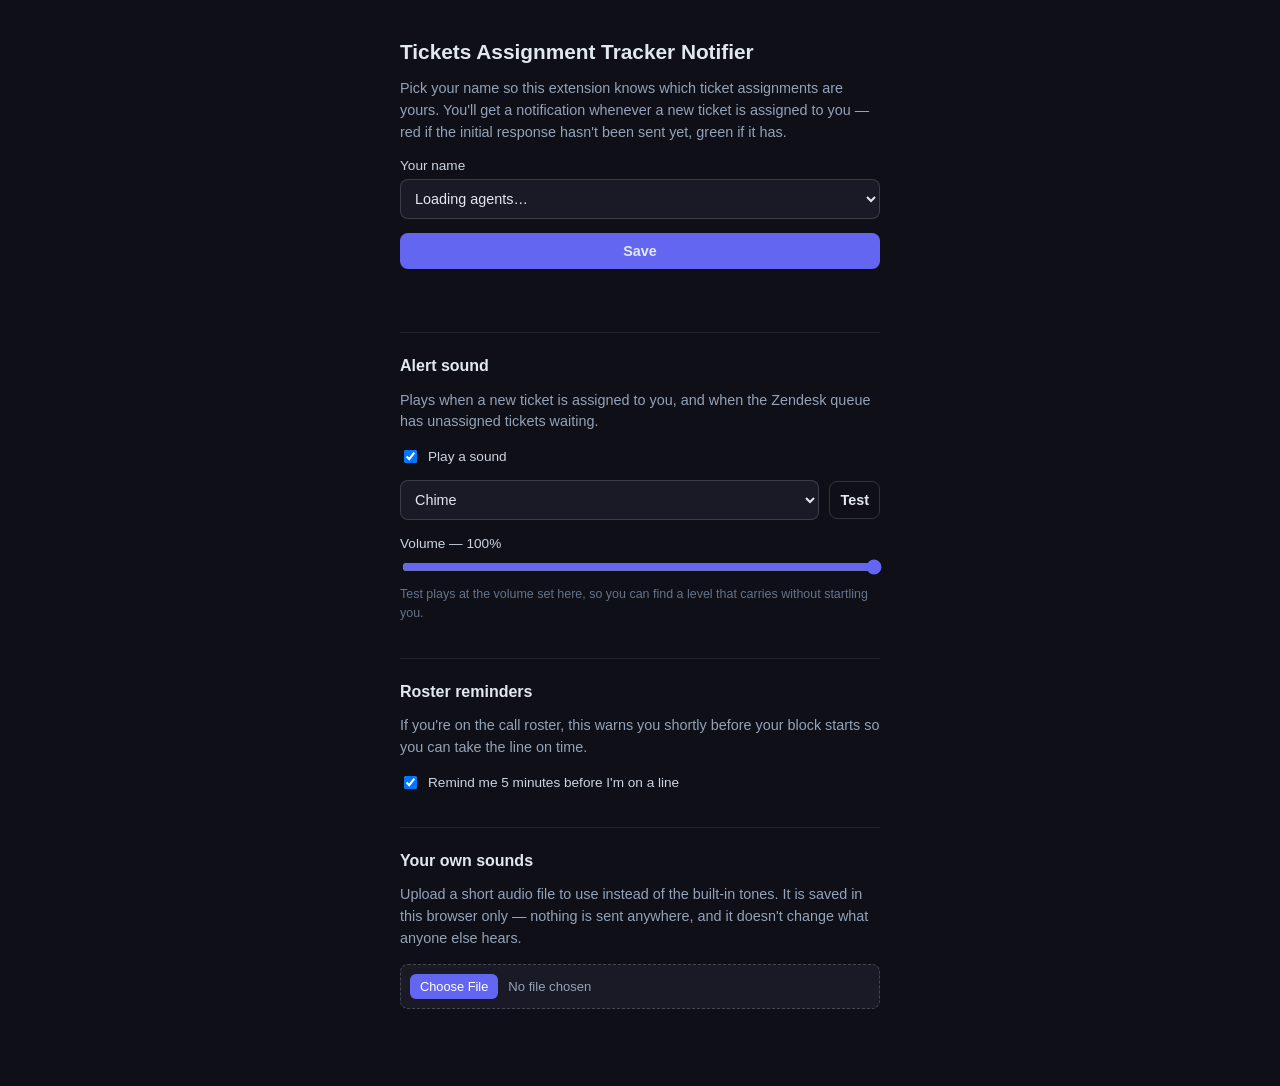
<file: browser-extension/options.html>
<!doctype html>
<html>
<head>
<meta charset="utf-8">
<title>Tracker Notifier — Setup</title>
<style>
    body { font-family: -apple-system, Segoe UI, Roboto, sans-serif; background: #0f0f17; color: #e2e8f0; max-width: 480px; margin: 40px auto; padding: 0 20px; }
    h1 { font-size: 1.3rem; }
    h2 { font-size: 1rem; margin-top: 2.2rem; border-top: 1px solid rgba(255,255,255,0.08); padding-top: 1.5rem; }
    p { color: #94a3b8; font-size: 0.9rem; line-height: 1.5; }
    label { display: block; font-size: 0.85rem; margin-bottom: 6px; color: #cbd5e1; }
    select, button { width: 100%; padding: 10px; font-size: 0.9rem; border-radius: 8px; border: 1px solid rgba(255,255,255,0.15); background: #1a1a26; color: #e2e8f0; box-sizing: border-box; }
    select { margin-bottom: 14px; }
    button { background: #6366f1; border: none; cursor: pointer; font-weight: 600; }
    button:hover { background: #4f46e5; }
    .row { display: flex; gap: 10px; align-items: center; }
    .row select { flex: 1; margin-bottom: 0; }
    .row button { width: auto; flex-shrink: 0; background: transparent; border: 1px solid rgba(255,255,255,0.15); }
    .row button:hover { background: rgba(255,255,255,0.06); }
    .checkbox-row { display: flex; align-items: center; gap: 8px; margin-bottom: 14px; }
    .checkbox-row input { width: auto; }
    .checkbox-row label { margin-bottom: 0; }
    .hint { font-size: 0.78rem; color: #64748b; margin-top: 6px; }
    input[type="range"] { width: 100%; accent-color: #6366f1; padding: 0; background: transparent; border: none; }
    input[type="file"] { width: 100%; padding: 9px; font-size: 0.82rem; border-radius: 8px; border: 1px dashed rgba(255,255,255,0.2); background: #1a1a26; color: #94a3b8; box-sizing: border-box; cursor: pointer; }
    input[type="file"]::file-selector-button { background: #6366f1; color: #fff; border: none; border-radius: 6px; padding: 5px 10px; margin-right: 10px; font-size: 0.8rem; cursor: pointer; }
    #sound-upload-status { margin-top: 10px; font-size: 0.82rem; min-height: 1.2em; color: #10b981; }
    #sound-upload-status.error { color: #f43f5e; }
    #custom-sound-list { margin-top: 12px; display: flex; flex-direction: column; gap: 8px; }
    .custom-sound { display: flex; align-items: center; gap: 10px; background: #1a1a26; border: 1px solid rgba(255,255,255,0.1); border-radius: 8px; padding: 8px 10px; }
    .custom-sound-name { flex: 1; font-size: 0.85rem; overflow: hidden; text-overflow: ellipsis; white-space: nowrap; }
    .custom-sound-size { font-size: 0.72rem; color: #64748b; flex-shrink: 0; }
    .custom-sound button { width: auto; flex-shrink: 0; background: transparent; border: 1px solid rgba(255,255,255,0.15); padding: 4px 9px; font-size: 0.75rem; font-weight: 500; }
    .custom-sound button:hover { background: rgba(255,255,255,0.06); }
    .custom-sound button.danger { color: #f43f5e; border-color: rgba(244,63,94,0.35); }
    .custom-sound button.danger:hover { background: rgba(244,63,94,0.12); }
    .custom-sound.in-use { border-color: rgba(99,102,241,0.6); }
    .custom-sound-tag { font-size: 0.68rem; text-transform: uppercase; letter-spacing: 0.04em; color: #a5b4fc; flex-shrink: 0; }
    .storage-note { font-size: 0.75rem; color: #64748b; margin-top: 10px; }
    #status { margin-top: 12px; font-size: 0.85rem; color: #10b981; min-height: 1.2em; }
    #status.error { color: #f43f5e; }
</style>
</head>
<body>
    <h1>Tickets Assignment Tracker Notifier</h1>
    <p>Pick your name so this extension knows which ticket assignments are yours. You'll get a notification whenever a new ticket is assigned to you — red if the initial response hasn't been sent yet, green if it has.</p>
    <label for="agent-select">Your name</label>
    <select id="agent-select"><option value="">Loading agents…</option></select>
    <button id="btn-save">Save</button>
    <div id="status"></div>

    <h2>Alert sound</h2>
    <p>Plays when a new ticket is assigned to you, and when the Zendesk queue has unassigned tickets waiting.</p>
    <div class="checkbox-row">
        <input type="checkbox" id="sound-enabled" checked>
        <label for="sound-enabled">Play a sound</label>
    </div>
    <div class="row">
        <select id="sound-select">
            <option value="chime">Chime</option>
            <option value="ping">Ping</option>
            <option value="bell">Bell</option>
        </select>
        <button id="btn-test-sound" type="button">Test</button>
    </div>

    <label for="sound-volume" style="margin-top: 16px;">Volume &mdash; <span id="sound-volume-label">100%</span></label>
    <input type="range" id="sound-volume" min="0" max="100" step="5" value="100">
    <p class="hint">Test plays at the volume set here, so you can find a level that carries without startling you.</p>


    <h2>Roster reminders</h2>
    <p>If you're on the call roster, this warns you shortly before your block starts so you can take the line on time.</p>
    <div class="checkbox-row">
        <input type="checkbox" id="roster-alerts-enabled" checked>
        <label for="roster-alerts-enabled">Remind me 5 minutes before I'm on a line</label>
    </div>
    <h2>Your own sounds</h2>
    <p>Upload a short audio file to use instead of the built-in tones. It is saved in this browser only &mdash; nothing is sent anywhere, and it doesn't change what anyone else hears.</p>
    <div class="row">
        <input type="file" id="sound-upload" accept="audio/*">
    </div>
    <div id="sound-upload-status"></div>
    <div id="custom-sound-list"></div>

    <script src="firestore.js"></script>
    <script src="options.js"></script>
</body>
</html>
</file>
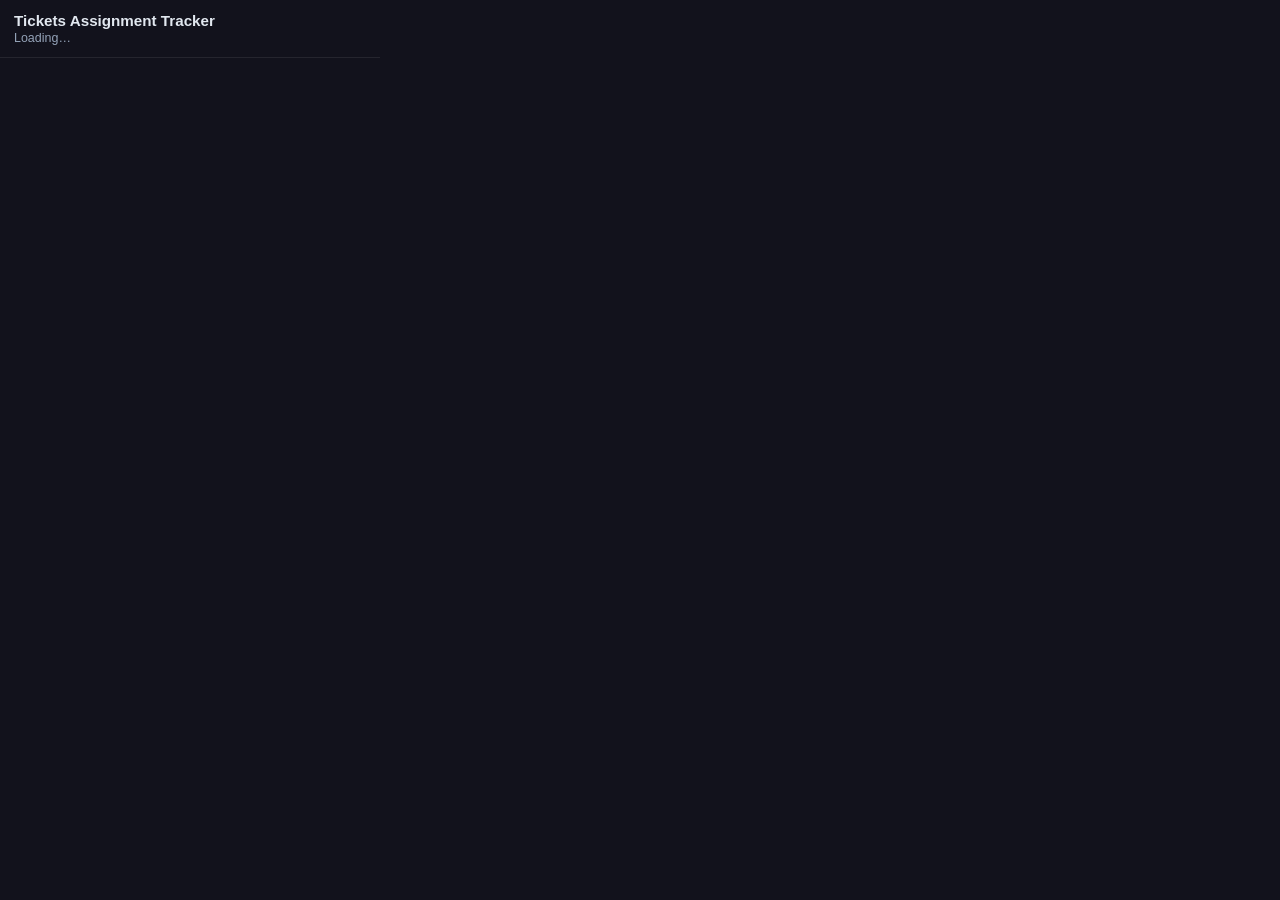
<file: browser-extension/popup.html>
<!doctype html>
<html>
<head>
<meta charset="utf-8">
<title>Tracker Notifier</title>
<style>
    body { width: 380px; margin: 0; font-family: -apple-system, Segoe UI, Roboto, sans-serif; background: #12121c; color: #e2e8f0; }
    .header { padding: 12px 14px; border-bottom: 1px solid rgba(255,255,255,0.08); }
    .header h1 { font-size: 0.95rem; margin: 0 0 2px; font-weight: 700; }
    .header p { font-size: 0.78rem; margin: 0; color: #94a3b8; }
    .header a { color: #a855f7; text-decoration: none; }
    .tabs { display: flex; border-bottom: 1px solid rgba(255,255,255,0.08); }
    .tab-btn { flex: 1; background: transparent; border: none; color: #94a3b8; padding: 9px 6px; font-size: 0.8rem; cursor: pointer; border-bottom: 2px solid transparent; display: flex; align-items: center; justify-content: center; gap: 6px; }
    .tab-btn.active { color: #e2e8f0; border-bottom-color: #6366f1; font-weight: 600; }
    .tab-btn:hover { color: #e2e8f0; }
    .tab-count { background: rgba(255,255,255,0.1); color: #e2e8f0; border-radius: 10px; padding: 0 6px; font-size: 0.68rem; min-width: 16px; text-align: center; }
    .tab-count.red { background: #f43f5e; }
    .actions { display: flex; justify-content: space-between; align-items: center; padding: 8px 14px; gap: 8px; }
    .actions .btn-group { display: flex; gap: 6px; }
    .actions button { background: transparent; border: 1px solid rgba(255,255,255,0.15); color: #e2e8f0; border-radius: 6px; padding: 4px 10px; font-size: 0.75rem; cursor: pointer; white-space: nowrap; }
    .actions button:hover { background: rgba(255,255,255,0.06); }
    #list, #unassigned-list { max-height: 380px; overflow-y: auto; }
    .row { display: flex; flex-direction: column; gap: 3px; padding: 8px 14px; border-bottom: 1px solid rgba(255,255,255,0.05); font-size: 0.82rem; }
    .row.read { opacity: 0.45; }
    .row-top { display: flex; align-items: center; gap: 8px; }
    .dot { width: 9px; height: 9px; border-radius: 50%; flex-shrink: 0; }
    .dot.red { background: #f43f5e; }
    .dot.green { background: #10b981; }
    .row a.ticket-link { color: #e2e8f0; text-decoration: none; flex: 1; overflow: hidden; text-overflow: ellipsis; white-space: nowrap; font-weight: 600; }
    .row a.ticket-link:hover { text-decoration: underline; }
    .row .time { color: #64748b; font-size: 0.72rem; flex-shrink: 0; }
    .row .subject { color: #94a3b8; font-size: 0.75rem; padding-left: 17px; overflow: hidden; text-overflow: ellipsis; white-space: nowrap; }
    .mark-btn { flex-shrink: 0; background: transparent; border: 1px solid rgba(255,255,255,0.15); color: #94a3b8; border-radius: 5px; padding: 2px 7px; font-size: 0.68rem; cursor: pointer; }
    .mark-btn:hover { background: rgba(255,255,255,0.08); color: #e2e8f0; }
    .priority-tag { flex-shrink: 0; font-size: 0.65rem; text-transform: uppercase; font-weight: 700; padding: 1px 6px; border-radius: 4px; }
    .priority-tag.urgent, .priority-tag.high { background: rgba(244,63,94,0.15); color: #f43f5e; }
    .priority-tag.normal { background: rgba(59,130,246,0.15); color: #3b82f6; }
    .priority-tag.low { background: rgba(148,163,184,0.15); color: #94a3b8; }
    .empty, .setup { padding: 24px 14px; text-align: center; color: #94a3b8; font-size: 0.82rem; }
    .setup button { margin-top: 10px; background: #6366f1; color: white; border: none; border-radius: 6px; padding: 8px 14px; font-size: 0.82rem; cursor: pointer; }
    .setup button:hover { background: #4f46e5; }
    .call-status { padding: 12px 14px; border-bottom: 1px solid rgba(255,255,255,0.08); }
    .call-status-label { font-size: 0.68rem; text-transform: uppercase; letter-spacing: 0.05em; font-weight: 700; color: #10b981; display: flex; align-items: center; gap: 6px; }
    .call-status-label.off { color: #94a3b8; }
    .call-status-label.away { color: #f59e0b; }
    .call-status-label::before { content: ''; width: 7px; height: 7px; border-radius: 50%; background: currentColor; box-shadow: 0 0 8px currentColor; }
    .call-status-main { font-size: 1.5rem; font-weight: 700; margin-top: 4px; font-variant-numeric: tabular-nums; }
    .call-status-sub { font-size: 0.75rem; color: #94a3b8; margin-top: 2px; }
    .call-controls { padding: 12px 14px; display: flex; flex-direction: column; gap: 8px; border-bottom: 1px solid rgba(255,255,255,0.08); }
    .call-field { display: flex; flex-direction: column; gap: 4px; }
    .call-field span { font-size: 0.68rem; text-transform: uppercase; letter-spacing: 0.05em; color: #94a3b8; font-weight: 600; }
    .call-field select { padding: 8px; border-radius: 6px; border: 1px solid rgba(255,255,255,0.15); background: #1a1a26; color: #e2e8f0; font-size: 0.82rem; }
    .call-buttons { display: flex; gap: 6px; }
    .call-buttons button { flex: 1; background: transparent; border: 1px solid rgba(255,255,255,0.15); color: #e2e8f0; border-radius: 6px; padding: 7px 10px; font-size: 0.78rem; cursor: pointer; }
    .call-buttons button:hover:not(:disabled) { background: rgba(255,255,255,0.06); }
    .call-buttons button:disabled { opacity: 0.45; cursor: not-allowed; }
    .call-buttons button.call-primary { background: #6366f1; border-color: #6366f1; font-weight: 600; }
    .call-buttons button.call-primary:hover:not(:disabled) { background: #4f46e5; }
    .call-buttons button.call-danger { background: #e11d48; border-color: #e11d48; font-weight: 600; }
    .call-buttons button.call-danger:hover:not(:disabled) { background: #be123c; }
    .call-buttons button.call-away-on { background: #f59e0b; border-color: #f59e0b; color: #1a1a26; font-weight: 700; }
    #call-message { font-size: 0.75rem; min-height: 1em; color: #94a3b8; }
    #call-message.error { color: #f43f5e; }
    #call-message.ok { color: #10b981; }
    .call-board { max-height: 240px; overflow-y: auto; }
    .call-line-row { padding: 8px 14px; border-bottom: 1px solid rgba(255,255,255,0.05); font-size: 0.8rem; }
    .call-line-head { display: flex; align-items: center; gap: 8px; }
    .call-line-name { font-weight: 700; flex: 1; }
    .call-line-cap { color: #64748b; font-size: 0.72rem; }
    .call-line-people { color: #94a3b8; font-size: 0.75rem; margin-top: 3px; }
    .call-line-people .me { color: #a855f7; font-weight: 700; }
    .hidden { display: none; }
</style>
</head>
<body>
    <div class="header">
        <h1>Tickets Assignment Tracker</h1>
        <p id="identity-line">Loading…</p>
    </div>
    <div id="setup" class="setup hidden">
        <div>You haven't set up your name yet.</div>
        <button id="btn-setup">Set up your name</button>
    </div>
    <div id="main" class="hidden">
        <div class="tabs">
            <button class="tab-btn active" id="tab-btn-mine" data-tab="mine">My Tickets <span class="tab-count hidden" id="mine-count">0</span></button>
            <button class="tab-btn" id="tab-btn-unassigned" data-tab="unassigned">Unassigned <span class="tab-count hidden" id="unassigned-count">0</span></button>
            <button class="tab-btn" id="tab-btn-calls" data-tab="calls">Calls <span class="tab-count hidden" id="calls-count">0</span></button>
        </div>

        <div id="panel-mine">
            <div class="actions">
                <span id="summary" style="font-size:0.78rem; color:#94a3b8;"></span>
                <div class="btn-group">
                    <button id="btn-mark-all-read">Mark all read</button>
                    <button id="btn-refresh">Refresh</button>
                </div>
            </div>
            <div id="list"></div>
        </div>


        <div id="panel-calls" class="hidden">
            <div class="call-status" id="call-status">
                <div class="call-status-label" id="call-status-label">Loading…</div>
                <div class="call-status-main" id="call-status-main"></div>
                <div class="call-status-sub" id="call-status-sub"></div>
            </div>

            <div class="call-controls">
                <label class="call-field">
                    <span>Line</span>
                    <select id="call-line-select"><option value="">Loading lines…</option></select>
                </label>
                <div class="call-buttons">
                    <button id="btn-call-checkin" class="call-primary">Check In</button>
                    <button id="btn-call-checkout" class="call-danger hidden">Check Out</button>
                </div>
                <div class="call-buttons">
                    <button id="btn-call-presence">Set Away</button>
                    <button id="btn-call-refresh">Refresh</button>
                </div>
                <div id="call-message"></div>
            </div>

            <div class="call-board" id="call-board"></div>
        </div>
        <div id="panel-unassigned" class="hidden">
            <div class="actions">
                <span id="unassigned-summary" style="font-size:0.78rem; color:#94a3b8;"></span>
                <button id="btn-refresh-unassigned">Refresh</button>
            </div>
            <div id="unassigned-list"></div>
        </div>
    </div>
    <script src="firestore.js"></script>
    <script src="popup.js"></script>
</body>
</html>
</file>
